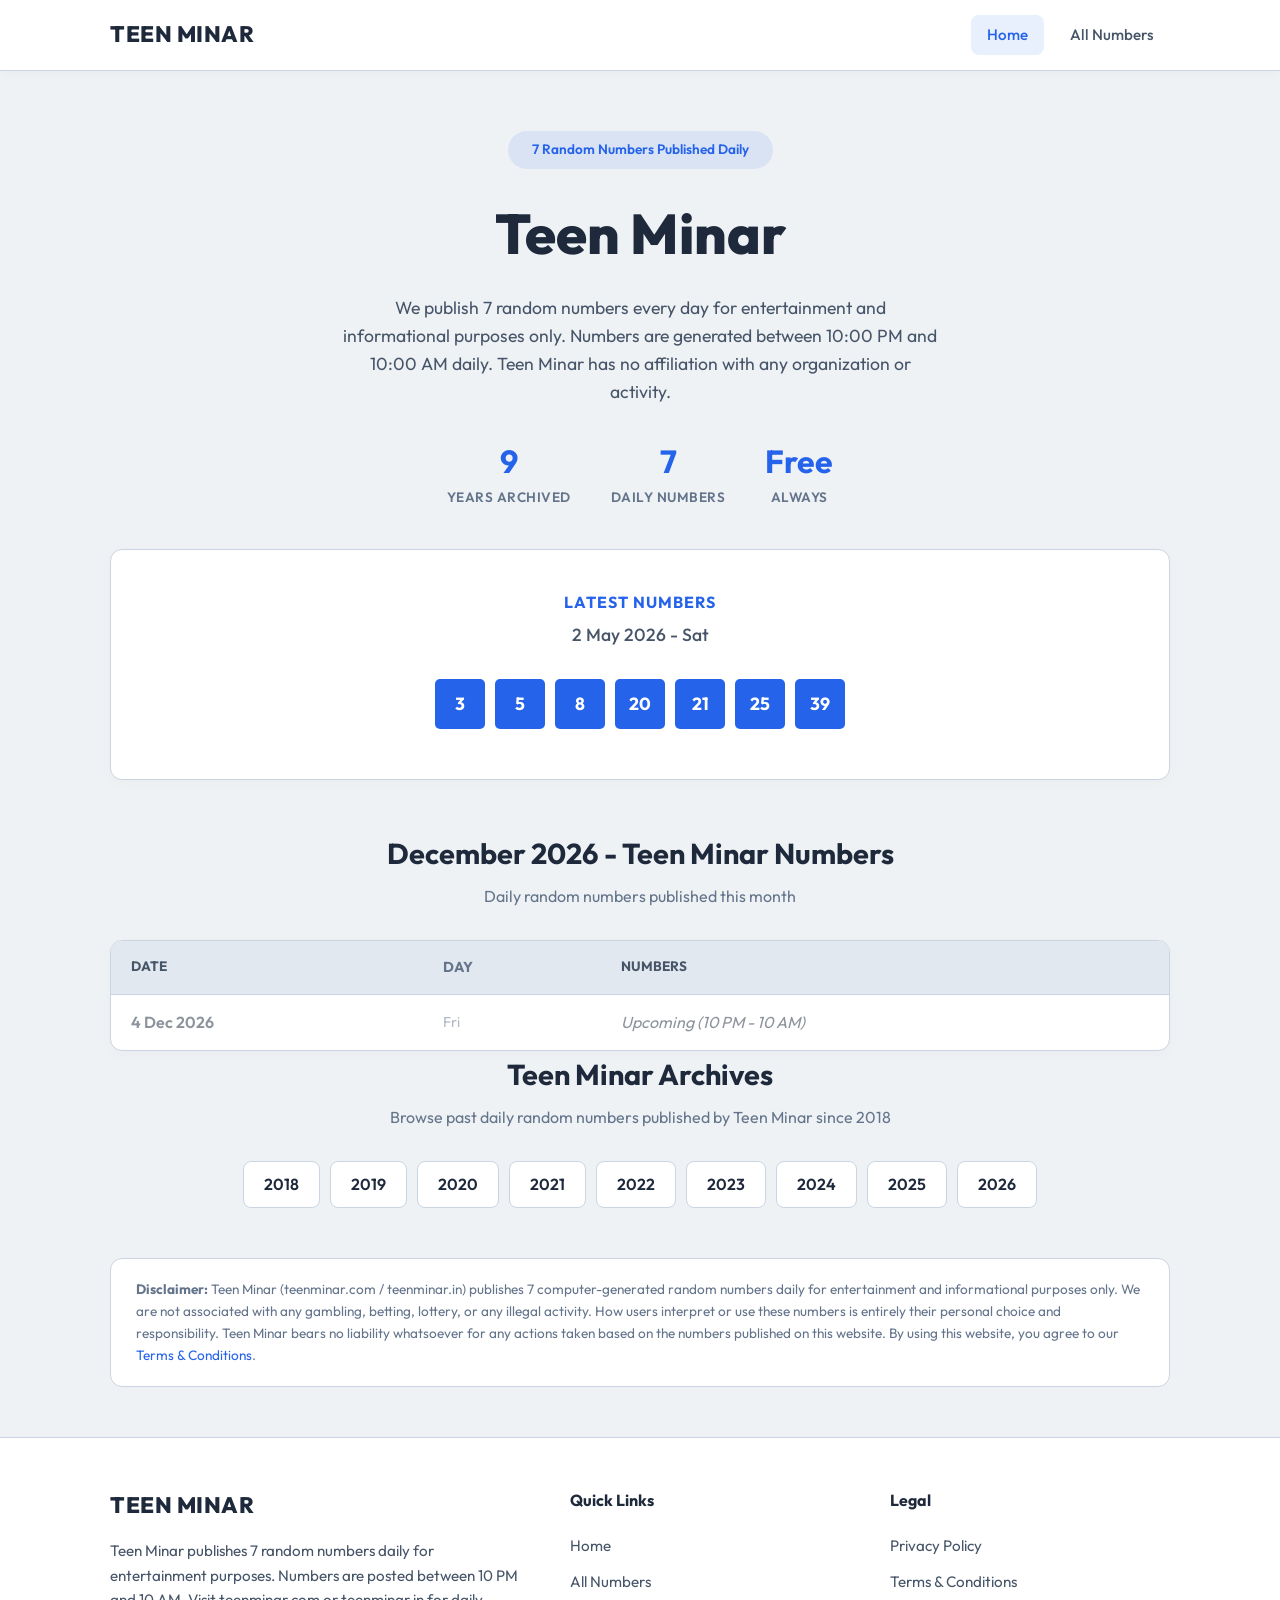
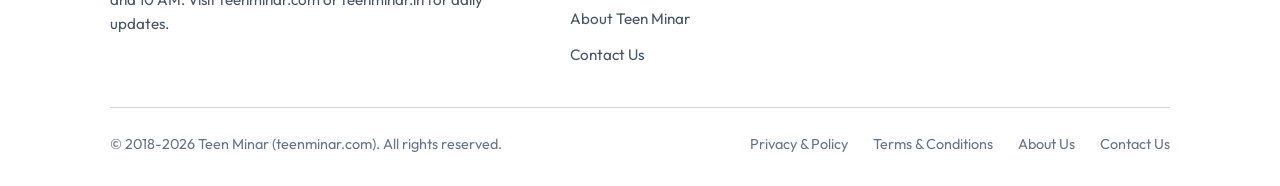
<file: index.html>
<!DOCTYPE html>
<html lang="en">

<head>
  <meta charset="UTF-8">
  <meta name="viewport" content="width=device-width, initial-scale=1.0">
  <title>Teen Minar - Daily 7 Random Numbers | teenminar.com</title>
  <meta name="description"
    content="Teen Minar (teenminar.com) publishes 7 random numbers every day for entertainment and informational purposes. Browse daily numbers, archives from 2018 to present. Official Teen Minar website.">
  <meta name="keywords"
    content="Teen Minar, teenminar, teenminar.com, teenminar.in, daily random numbers, 7 random numbers, teen minar numbers, teen minar daily, teenminar official">
  <meta name="robots" content="index, follow">
  <link rel="canonical" href="https://teenminar.com/">
  <link rel="stylesheet" href="css/style.css">
</head>

<body data-page="home">

  <!-- Nav Overlay -->
  <div class="nav-overlay"></div>

  <!-- Header -->
  <header class="header">
    <nav class="navbar">
      <a href="index.html" class="logo">
        <span class="logo-text">TEEN MINAR</span>
      </a>
      <div class="nav-links">
        <a href="index.html" class="active">Home</a>
        <a href="results.html">All Numbers</a>
      </div>
      <div class="hamburger">
        <span></span>
        <span></span>
        <span></span>
      </div>
    </nav>
  </header>

  <!-- Hero Section -->
  <section class="hero">
    <div class="container">
      <div class="hero-badge">
        <span class="dot"></span>
        7 Random Numbers Published Daily
      </div>
      <h1>Teen Minar</h1>
      <p>We publish 7 random numbers every day for entertainment and informational purposes only. Numbers are generated between 10:00 PM and 10:00 AM daily. Teen Minar has no affiliation with any organization or activity.</p>
      <div class="hero-stats" id="hero-stats">
        <div class="stat-item">
          <div class="stat-number">---</div>
          <div class="stat-label">Loading...</div>
        </div>
      </div>
    </div>
  </section>

  <!-- Latest Numbers (replaces Today's Result) -->
  <section class="today-result">
    <div class="container">
      <div id="today-result-container">
        <div class="loading">
          <div class="spinner"></div>
          <p>Loading latest numbers...</p>
        </div>
      </div>
    </div>
  </section>

  <!-- Current Month Numbers -->
  <section class="month-results">
    <div class="container">
      <div id="month-results-container">
        <div class="loading">
          <div class="spinner"></div>
          <p>Loading numbers...</p>
        </div>
      </div>
    </div>
  </section>

  <!-- Quick Year Links -->
  <section class="container" style="margin-bottom: 50px;">
    <div class="section-header">
      <h2>Teen Minar Archives</h2>
      <p>Browse past daily random numbers published by Teen Minar since 2018</p>
    </div>
    <div class="quick-years" id="quick-years">
      <!-- Dynamically populated -->
    </div>
  </section>

  <!-- Disclaimer -->
  <section class="container" style="margin-bottom: 30px;">
    <div class="content-card" style="padding: 20px 25px; font-size: 0.85rem; color: var(--text-muted);">
      <strong>Disclaimer:</strong> Teen Minar (teenminar.com / teenminar.in) publishes 7 computer-generated random numbers daily for entertainment and informational purposes only. We are not associated with any gambling, betting, lottery, or any illegal activity. How users interpret or use these numbers is entirely their personal choice and responsibility. Teen Minar bears no liability whatsoever for any actions taken based on the numbers published on this website. By using this website, you agree to our <a href="terms.html" style="color: var(--accent);">Terms &amp; Conditions</a>.
    </div>
  </section>

  <!-- Footer -->
  <footer class="footer">
    <div class="container">
      <div class="footer-content">
        <div class="footer-brand">
          <div class="logo-text">TEEN MINAR</div>
          <p>Teen Minar publishes 7 random numbers daily for entertainment purposes. Numbers are posted between 10 PM and 10 AM. Visit teenminar.com or teenminar.in for daily updates.</p>
        </div>
        <div class="footer-section">
          <h3>Quick Links</h3>
          <div class="footer-links">
            <a href="index.html">Home</a>
            <a href="results.html">All Numbers</a>
            <a href="about.html">About Teen Minar</a>
            <a href="contact.html">Contact Us</a>
          </div>
        </div>
        <div class="footer-section">
          <h3>Legal</h3>
          <div class="footer-links">
            <a href="privacy.html">Privacy Policy</a>
            <a href="terms.html">Terms &amp; Conditions</a>
          </div>
        </div>
      </div>
      <div class="footer-bottom">
        <p>&copy; 2018-<span id="current-year"></span> Teen Minar (teenminar.com). All rights reserved.</p>
        <div class="footer-bottom-links">
          <a href="privacy.html">Privacy &amp; Policy</a>
          <a href="terms.html">Terms &amp; Conditions</a>
          <a href="about.html">About Us</a>
          <a href="contact.html">Contact Us</a>
        </div>
      </div>
    </div>
  </footer>

  <script src="js/app.js"></script>
</body>

</html>
</file>
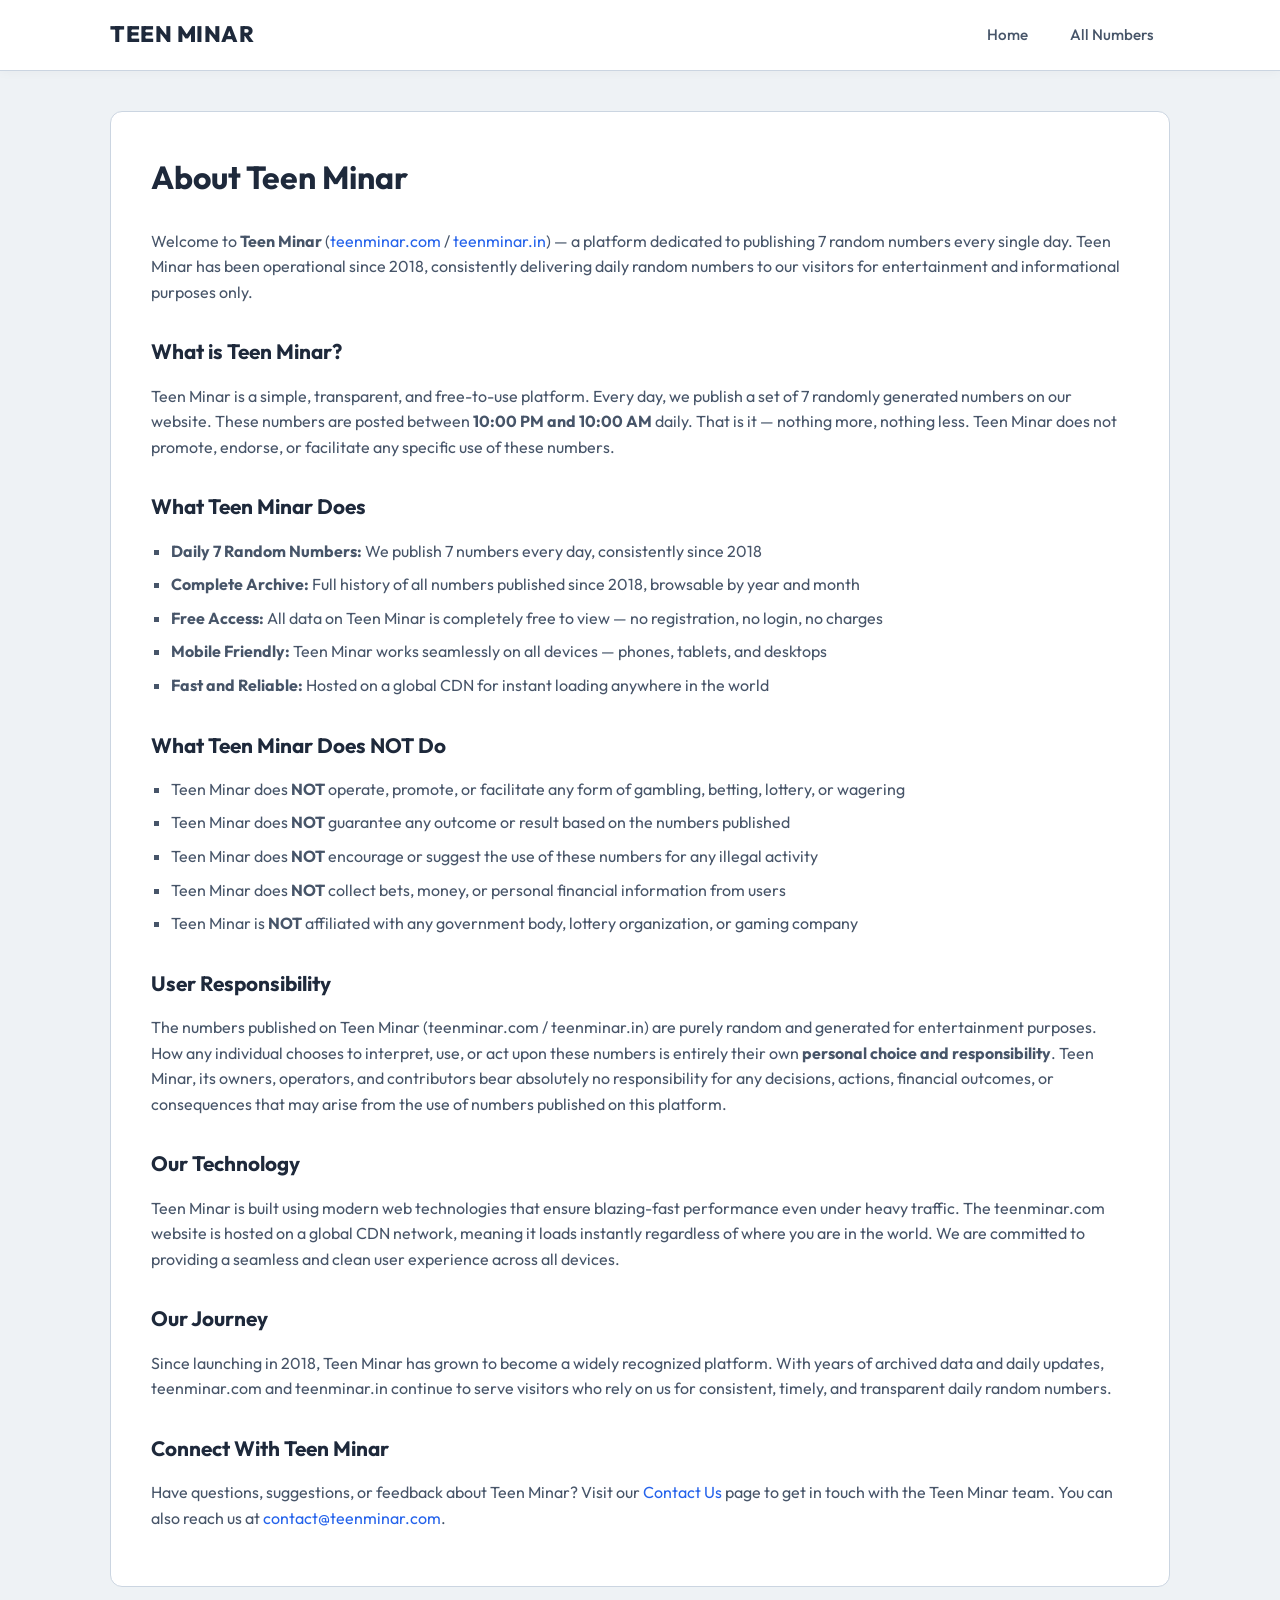
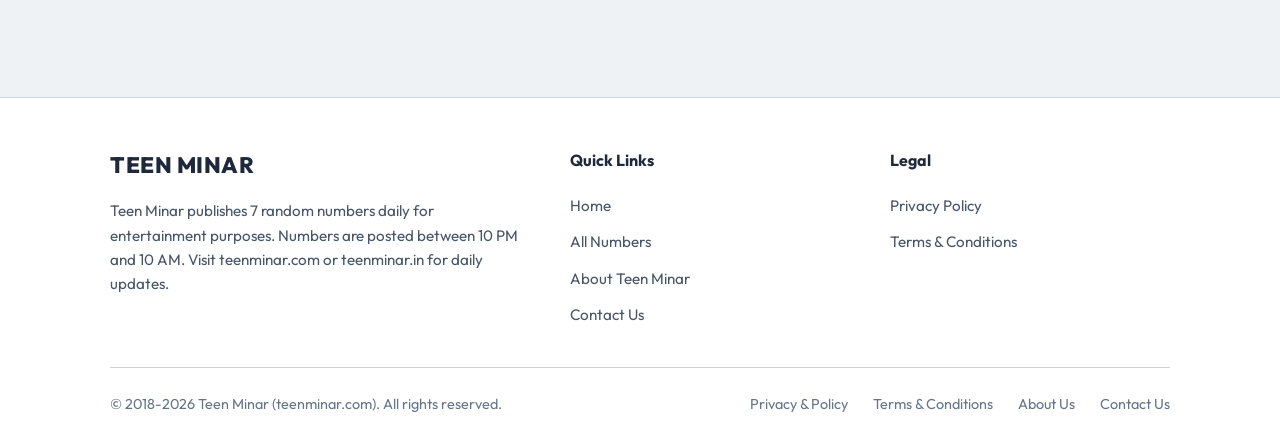
<file: about.html>
<!DOCTYPE html>
<html lang="en">

<head>
  <meta charset="UTF-8">
  <meta name="viewport" content="width=device-width, initial-scale=1.0">
  <title>About Teen Minar - Daily Random Number Platform | teenminar.com</title>
  <meta name="description"
    content="Learn about Teen Minar (teenminar.com / teenminar.in) - a platform that publishes 7 random numbers daily since 2018. We are not associated with any gambling or illegal activity.">
  <meta name="keywords"
    content="About Teen Minar, teenminar about, teenminar.com about us, teenminar.in about, teen minar official, what is teen minar">
  <meta name="robots" content="index, follow">
  <link rel="canonical" href="https://teenminar.com/about.html">
  <link rel="stylesheet" href="css/style.css">
</head>

<body data-page="about">

  <div class="nav-overlay"></div>

  <header class="header">
    <nav class="navbar">
      <a href="index.html" class="logo">
        <span class="logo-text">TEEN MINAR</span>
      </a>
      <div class="nav-links">
        <a href="index.html">Home</a>
        <a href="results.html">All Numbers</a>
      </div>
      <div class="hamburger">
        <span></span>
        <span></span>
        <span></span>
      </div>
    </nav>
  </header>

  <section class="page-content">
    <div class="container">
      <div class="content-card fade-in">
        <h1>About Teen Minar</h1>

        <p>Welcome to <strong>Teen Minar</strong> (<a href="https://teenminar.com"
            style="color: var(--accent);">teenminar.com</a> / <a href="https://teenminar.in"
            style="color: var(--accent);">teenminar.in</a>) — a platform dedicated to publishing 7 random numbers every single day. Teen Minar has been operational since 2018, consistently delivering daily random numbers to our visitors for entertainment and informational purposes only.</p>

        <h2>What is Teen Minar?</h2>
        <p>Teen Minar is a simple, transparent, and free-to-use platform. Every day, we publish a set of 7 randomly generated numbers on our website. These numbers are posted between <strong>10:00 PM and 10:00 AM</strong> daily. That is it — nothing more, nothing less. Teen Minar does not promote, endorse, or facilitate any specific use of these numbers.</p>

        <h2>What Teen Minar Does</h2>
        <ul>
          <li><strong>Daily 7 Random Numbers:</strong> We publish 7 numbers every day, consistently since 2018</li>
          <li><strong>Complete Archive:</strong> Full history of all numbers published since 2018, browsable by year and month</li>
          <li><strong>Free Access:</strong> All data on Teen Minar is completely free to view — no registration, no login, no charges</li>
          <li><strong>Mobile Friendly:</strong> Teen Minar works seamlessly on all devices — phones, tablets, and desktops</li>
          <li><strong>Fast and Reliable:</strong> Hosted on a global CDN for instant loading anywhere in the world</li>
        </ul>

        <h2>What Teen Minar Does NOT Do</h2>
        <ul>
          <li>Teen Minar does <strong>NOT</strong> operate, promote, or facilitate any form of gambling, betting, lottery, or wagering</li>
          <li>Teen Minar does <strong>NOT</strong> guarantee any outcome or result based on the numbers published</li>
          <li>Teen Minar does <strong>NOT</strong> encourage or suggest the use of these numbers for any illegal activity</li>
          <li>Teen Minar does <strong>NOT</strong> collect bets, money, or personal financial information from users</li>
          <li>Teen Minar is <strong>NOT</strong> affiliated with any government body, lottery organization, or gaming company</li>
        </ul>

        <h2>User Responsibility</h2>
        <p>The numbers published on Teen Minar (teenminar.com / teenminar.in) are purely random and generated for entertainment purposes. How any individual chooses to interpret, use, or act upon these numbers is entirely their own <strong>personal choice and responsibility</strong>. Teen Minar, its owners, operators, and contributors bear absolutely no responsibility for any decisions, actions, financial outcomes, or consequences that may arise from the use of numbers published on this platform.</p>

        <h2>Our Technology</h2>
        <p>Teen Minar is built using modern web technologies that ensure blazing-fast performance even under heavy traffic. The teenminar.com website is hosted on a global CDN network, meaning it loads instantly regardless of where you are in the world. We are committed to providing a seamless and clean user experience across all devices.</p>

        <h2>Our Journey</h2>
        <p>Since launching in 2018, Teen Minar has grown to become a widely recognized platform. With years of archived data and daily updates, teenminar.com and teenminar.in continue to serve visitors who rely on us for consistent, timely, and transparent daily random numbers.</p>

        <h2>Connect With Teen Minar</h2>
        <p>Have questions, suggestions, or feedback about Teen Minar? Visit our <a href="contact.html"
            style="color: var(--accent);">Contact Us</a> page to get in touch with the Teen Minar team. You can also reach us at <a href="mailto:contact@teenminar.com" style="color: var(--accent);">contact@teenminar.com</a>.</p>
      </div>
    </div>
  </section>

  <footer class="footer">
    <div class="container">
      <div class="footer-content">
        <div class="footer-brand">
          <div class="logo-text">TEEN MINAR</div>
          <p>Teen Minar publishes 7 random numbers daily for entertainment purposes. Numbers are posted between 10 PM and 10 AM. Visit teenminar.com or teenminar.in for daily updates.</p>
        </div>
        <div class="footer-section">
          <h3>Quick Links</h3>
          <div class="footer-links">
            <a href="index.html">Home</a>
            <a href="results.html">All Numbers</a>
            <a href="about.html">About Teen Minar</a>
            <a href="contact.html">Contact Us</a>
          </div>
        </div>
        <div class="footer-section">
          <h3>Legal</h3>
          <div class="footer-links">
            <a href="privacy.html">Privacy Policy</a>
            <a href="terms.html">Terms &amp; Conditions</a>
          </div>
        </div>
      </div>
      <div class="footer-bottom">
        <p>&copy; 2018-<span id="current-year"></span> Teen Minar (teenminar.com). All rights reserved.</p>
        <div class="footer-bottom-links">
          <a href="privacy.html">Privacy &amp; Policy</a>
          <a href="terms.html">Terms &amp; Conditions</a>
          <a href="about.html">About Us</a>
          <a href="contact.html">Contact Us</a>
        </div>
      </div>
    </div>
  </footer>

  <script src="js/app.js"></script>
</body>

</html>
</file>
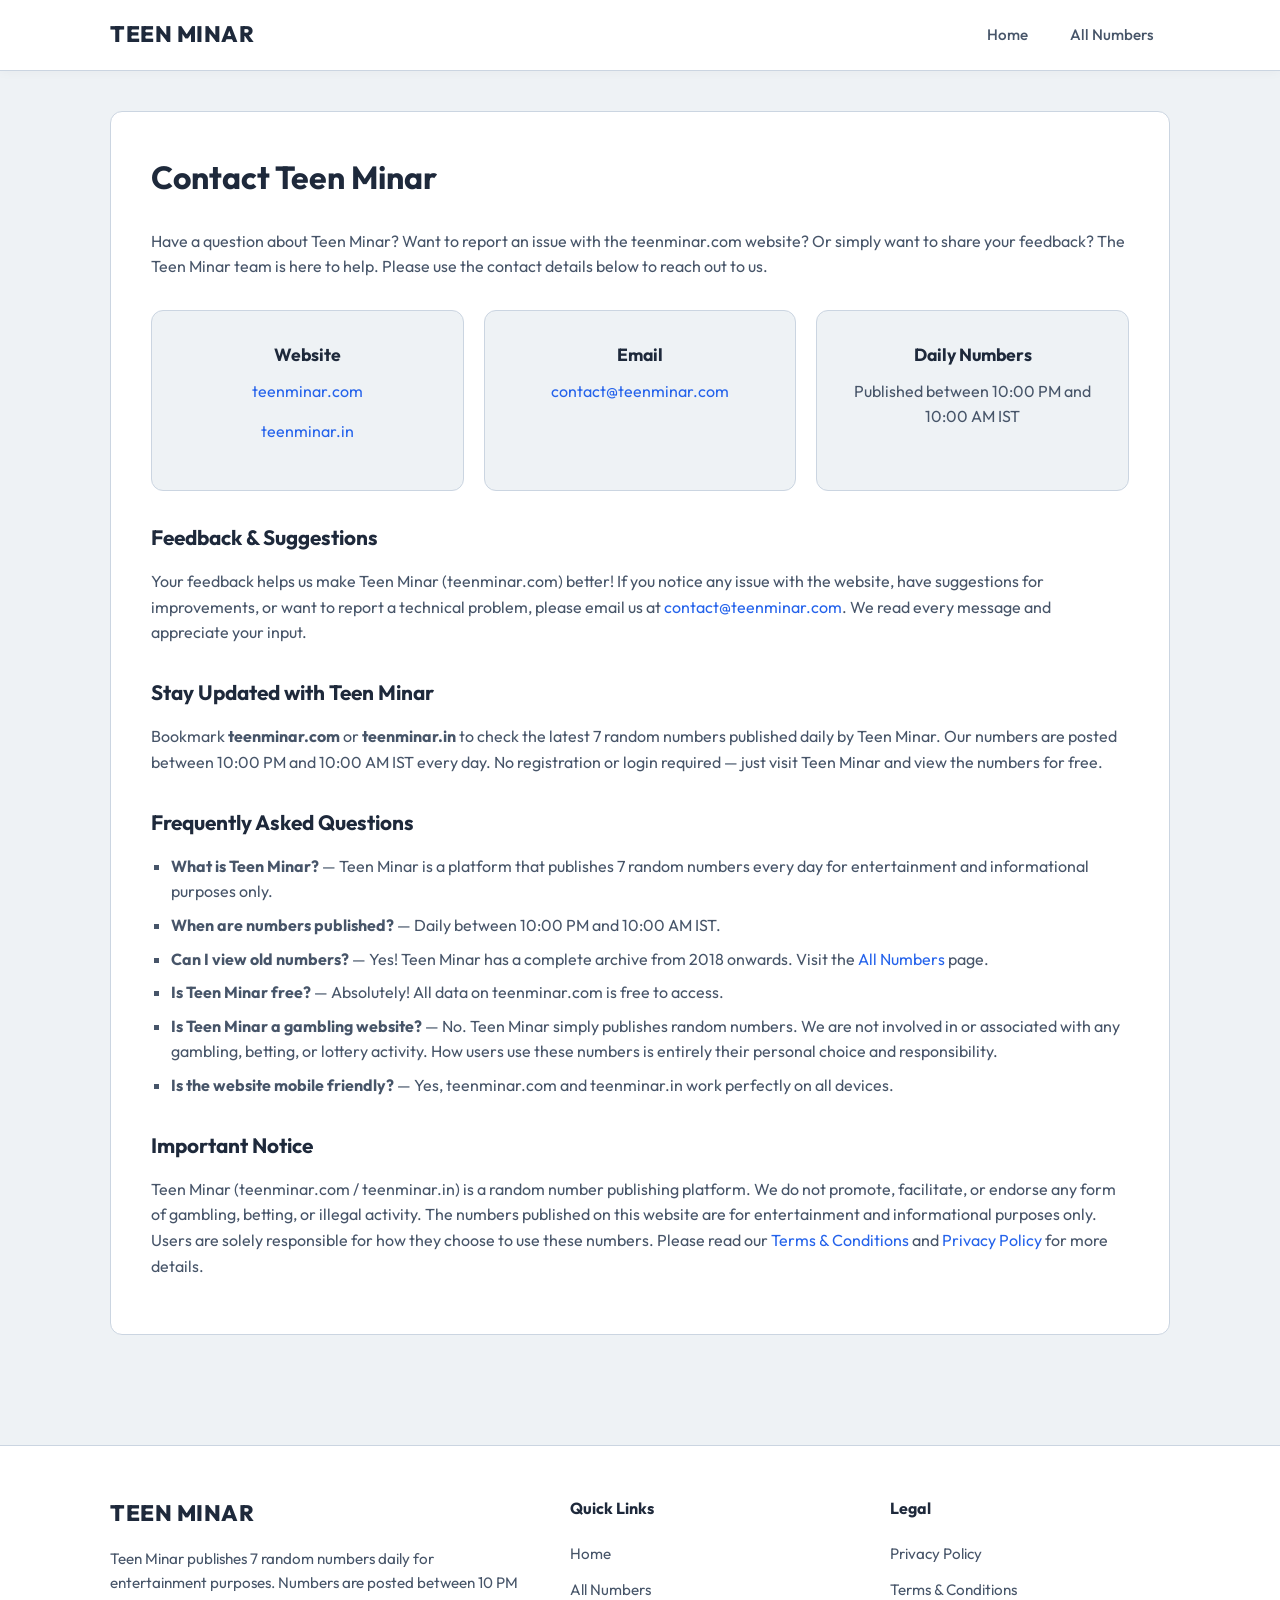
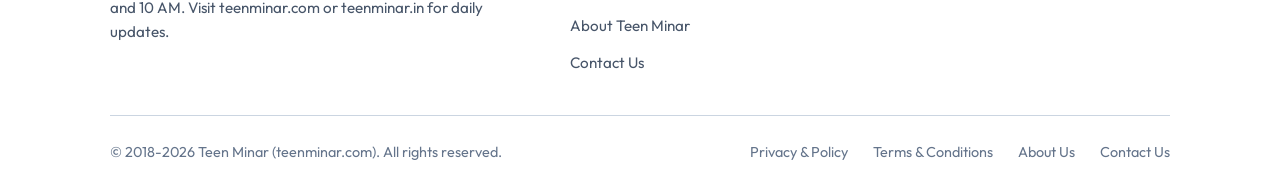
<file: contact.html>
<!DOCTYPE html>
<html lang="en">

<head>
  <meta charset="UTF-8">
  <meta name="viewport" content="width=device-width, initial-scale=1.0">
  <title>Contact Teen Minar | teenminar.com</title>
  <meta name="description"
    content="Contact the Teen Minar team for questions, suggestions or feedback. Reach us at teenminar.com or teenminar.in. Teen Minar publishes 7 random numbers daily.">
  <meta name="keywords"
    content="Contact Teen Minar, teenminar contact, teenminar.com contact, teenminar.in contact, teen minar email, teen minar support">
  <meta name="robots" content="index, follow">
  <link rel="canonical" href="https://teenminar.com/contact.html">
  <link rel="stylesheet" href="css/style.css">
</head>

<body data-page="contact">

  <div class="nav-overlay"></div>

  <header class="header">
    <nav class="navbar">
      <a href="index.html" class="logo">
        <span class="logo-text">TEEN MINAR</span>
      </a>
      <div class="nav-links">
        <a href="index.html">Home</a>
        <a href="results.html">All Numbers</a>
      </div>
      <div class="hamburger">
        <span></span>
        <span></span>
        <span></span>
      </div>
    </nav>
  </header>

  <section class="page-content">
    <div class="container">
      <div class="content-card fade-in">
        <h1>Contact Teen Minar</h1>

        <p>Have a question about Teen Minar? Want to report an issue with the teenminar.com website? Or simply want to share your feedback? The Teen Minar team is here to help. Please use the contact details below to reach out to us.</p>

        <div class="contact-info">
          <div class="contact-item">
            <h3>Website</h3>
            <p><a href="https://teenminar.com" style="color: var(--accent);">teenminar.com</a></p>
            <p><a href="https://teenminar.in" style="color: var(--accent);">teenminar.in</a></p>
          </div>
          <div class="contact-item">
            <h3>Email</h3>
            <p><a href="mailto:contact@teenminar.com" style="color: var(--accent);">contact@teenminar.com</a></p>
          </div>
          <div class="contact-item">
            <h3>Daily Numbers</h3>
            <p>Published between 10:00 PM and 10:00 AM IST</p>
          </div>
        </div>

        <h2>Feedback &amp; Suggestions</h2>
        <p>Your feedback helps us make Teen Minar (teenminar.com) better! If you notice any issue with the website, have suggestions for improvements, or want to report a technical problem, please email us at <a href="mailto:contact@teenminar.com" style="color: var(--accent);">contact@teenminar.com</a>. We read every message and appreciate your input.</p>

        <h2>Stay Updated with Teen Minar</h2>
        <p>Bookmark <strong>teenminar.com</strong> or <strong>teenminar.in</strong> to check the latest 7 random numbers published daily by Teen Minar. Our numbers are posted between 10:00 PM and 10:00 AM IST every day. No registration or login required — just visit Teen Minar and view the numbers for free.</p>

        <h2>Frequently Asked Questions</h2>
        <ul>
          <li><strong>What is Teen Minar?</strong> — Teen Minar is a platform that publishes 7 random numbers every day for entertainment and informational purposes only.</li>
          <li><strong>When are numbers published?</strong> — Daily between 10:00 PM and 10:00 AM IST.</li>
          <li><strong>Can I view old numbers?</strong> — Yes! Teen Minar has a complete archive from 2018 onwards. Visit the <a href="results.html" style="color: var(--accent);">All Numbers</a> page.</li>
          <li><strong>Is Teen Minar free?</strong> — Absolutely! All data on teenminar.com is free to access.</li>
          <li><strong>Is Teen Minar a gambling website?</strong> — No. Teen Minar simply publishes random numbers. We are not involved in or associated with any gambling, betting, or lottery activity. How users use these numbers is entirely their personal choice and responsibility.</li>
          <li><strong>Is the website mobile friendly?</strong> — Yes, teenminar.com and teenminar.in work perfectly on all devices.</li>
        </ul>

        <h2>Important Notice</h2>
        <p>Teen Minar (teenminar.com / teenminar.in) is a random number publishing platform. We do not promote, facilitate, or endorse any form of gambling, betting, or illegal activity. The numbers published on this website are for entertainment and informational purposes only. Users are solely responsible for how they choose to use these numbers. Please read our <a href="terms.html" style="color: var(--accent);">Terms &amp; Conditions</a> and <a href="privacy.html" style="color: var(--accent);">Privacy Policy</a> for more details.</p>
      </div>
    </div>
  </section>

  <footer class="footer">
    <div class="container">
      <div class="footer-content">
        <div class="footer-brand">
          <div class="logo-text">TEEN MINAR</div>
          <p>Teen Minar publishes 7 random numbers daily for entertainment purposes. Numbers are posted between 10 PM and 10 AM. Visit teenminar.com or teenminar.in for daily updates.</p>
        </div>
        <div class="footer-section">
          <h3>Quick Links</h3>
          <div class="footer-links">
            <a href="index.html">Home</a>
            <a href="results.html">All Numbers</a>
            <a href="about.html">About Teen Minar</a>
            <a href="contact.html">Contact Us</a>
          </div>
        </div>
        <div class="footer-section">
          <h3>Legal</h3>
          <div class="footer-links">
            <a href="privacy.html">Privacy Policy</a>
            <a href="terms.html">Terms &amp; Conditions</a>
          </div>
        </div>
      </div>
      <div class="footer-bottom">
        <p>&copy; 2018-<span id="current-year"></span> Teen Minar (teenminar.com). All rights reserved.</p>
        <div class="footer-bottom-links">
          <a href="privacy.html">Privacy &amp; Policy</a>
          <a href="terms.html">Terms &amp; Conditions</a>
          <a href="about.html">About Us</a>
          <a href="contact.html">Contact Us</a>
        </div>
      </div>
    </div>
  </footer>

  <script src="js/app.js"></script>
</body>

</html>
</file>
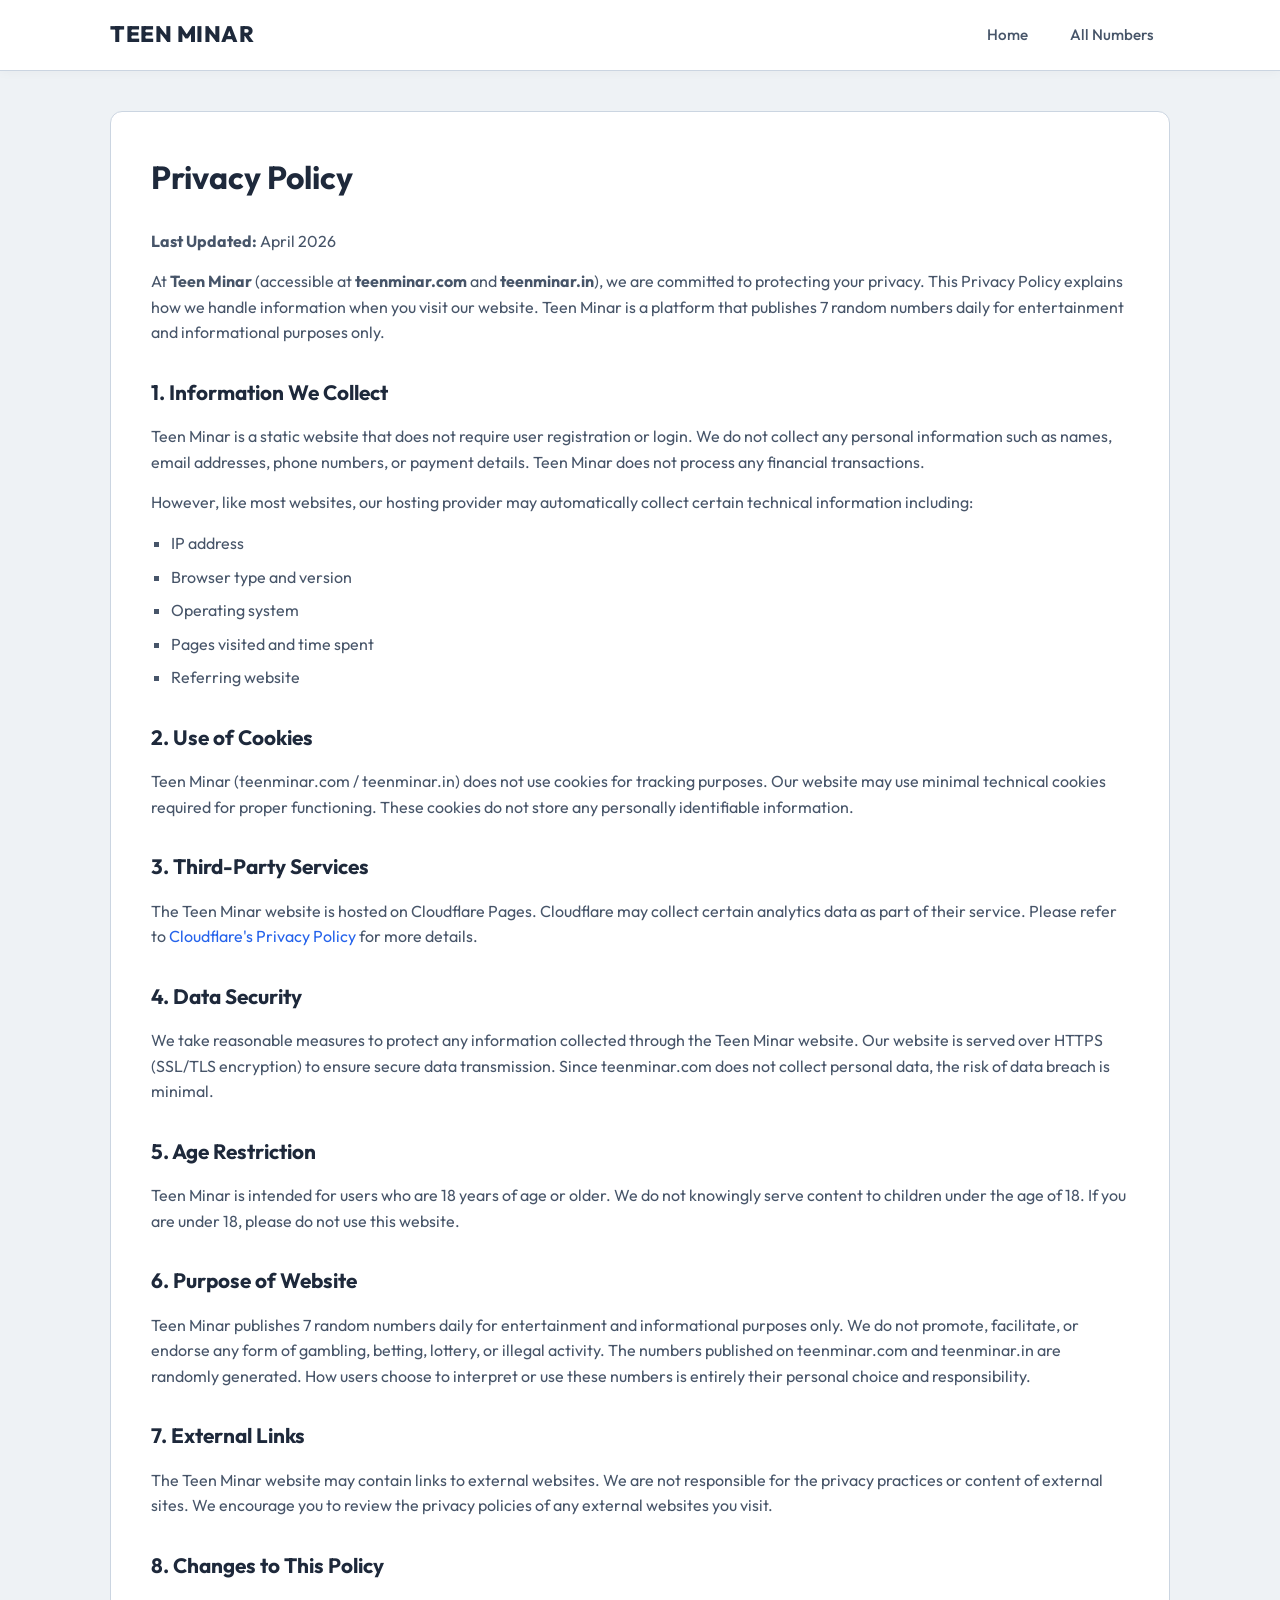
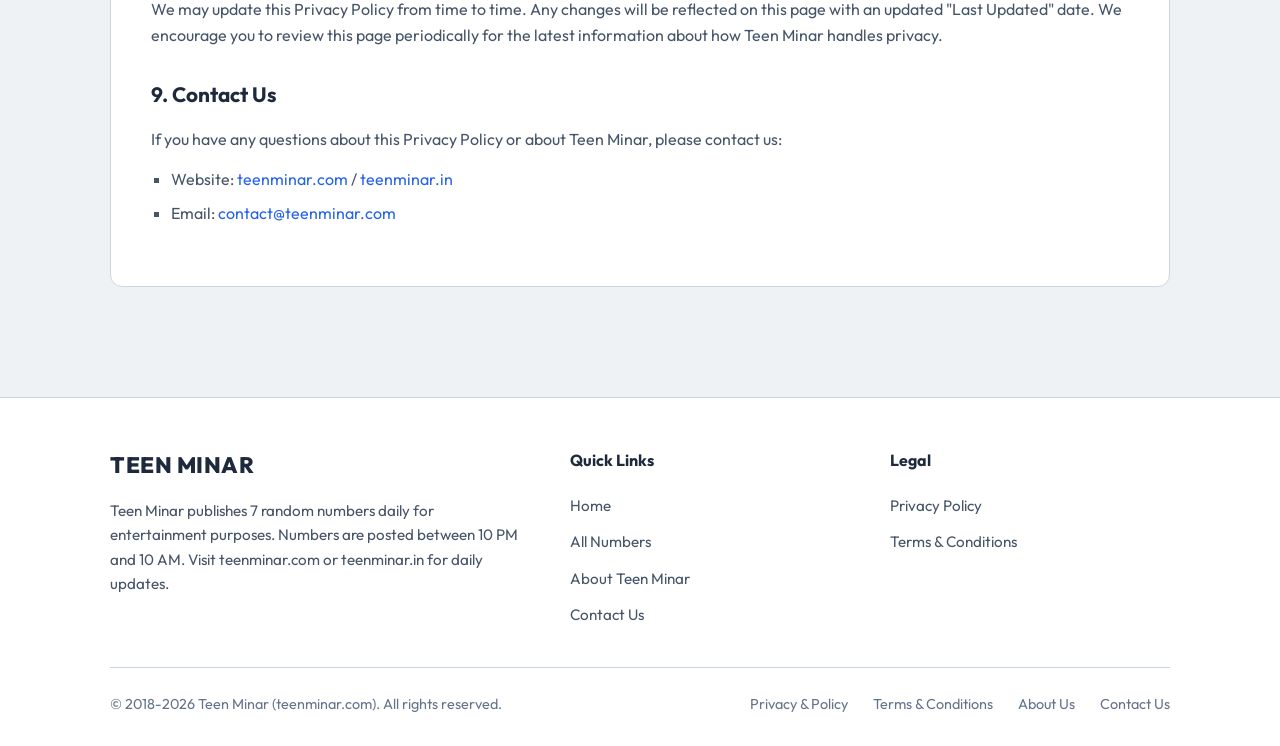
<file: privacy.html>
<!DOCTYPE html>
<html lang="en">

<head>
  <meta charset="UTF-8">
  <meta name="viewport" content="width=device-width, initial-scale=1.0">
  <title>Privacy Policy - Teen Minar | teenminar.com</title>
  <meta name="description"
    content="Privacy Policy for Teen Minar (teenminar.com / teenminar.in). Learn how we handle your data and protect your privacy. Teen Minar publishes 7 random numbers daily.">
  <meta name="keywords"
    content="Teen Minar privacy policy, teenminar privacy, teenminar.com privacy, teen minar data policy">
  <meta name="robots" content="index, follow">
  <link rel="canonical" href="https://teenminar.com/privacy.html">
  <link rel="stylesheet" href="css/style.css">
</head>

<body data-page="privacy">

  <div class="nav-overlay"></div>

  <header class="header">
    <nav class="navbar">
      <a href="index.html" class="logo">
        <span class="logo-text">TEEN MINAR</span>
      </a>
      <div class="nav-links">
        <a href="index.html">Home</a>
        <a href="results.html">All Numbers</a>
      </div>
      <div class="hamburger">
        <span></span>
        <span></span>
        <span></span>
      </div>
    </nav>
  </header>

  <section class="page-content">
    <div class="container">
      <div class="content-card fade-in">
        <h1>Privacy Policy</h1>

        <p><strong>Last Updated:</strong> April 2026</p>

        <p>At <strong>Teen Minar</strong> (accessible at <strong>teenminar.com</strong> and
          <strong>teenminar.in</strong>), we are committed to protecting your privacy. This Privacy Policy explains how
          we handle information when you visit our website. Teen Minar is a platform that publishes 7 random numbers daily for entertainment and informational purposes only.</p>

        <h2>1. Information We Collect</h2>
        <p>Teen Minar is a static website that does not require user registration or login. We do not collect any
          personal information such as names, email addresses, phone numbers, or payment details. Teen Minar does not process any financial transactions.</p>
        <p>However, like most websites, our hosting provider may automatically collect certain technical information
          including:</p>
        <ul>
          <li>IP address</li>
          <li>Browser type and version</li>
          <li>Operating system</li>
          <li>Pages visited and time spent</li>
          <li>Referring website</li>
        </ul>

        <h2>2. Use of Cookies</h2>
        <p>Teen Minar (teenminar.com / teenminar.in) does not use cookies for tracking purposes. Our website may use minimal technical cookies required
          for proper functioning. These cookies do not store any personally identifiable information.</p>

        <h2>3. Third-Party Services</h2>
        <p>The Teen Minar website is hosted on Cloudflare Pages. Cloudflare may collect certain analytics data as part of their
          service. Please refer to <a href="https://www.cloudflare.com/privacypolicy/" style="color: var(--accent);"
            target="_blank" rel="noopener">Cloudflare's Privacy Policy</a> for more details.</p>

        <h2>4. Data Security</h2>
        <p>We take reasonable measures to protect any information collected through the Teen Minar website. Our website is served
          over HTTPS (SSL/TLS encryption) to ensure secure data transmission. Since teenminar.com does not collect personal data, the
          risk of data breach is minimal.</p>

        <h2>5. Age Restriction</h2>
        <p>Teen Minar is intended for users who are 18 years of age or older. We do not knowingly serve content to
          children under the age of 18. If you are under 18, please do not use this website.</p>

        <h2>6. Purpose of Website</h2>
        <p>Teen Minar publishes 7 random numbers daily for entertainment and informational purposes only. We do not promote, facilitate, or endorse any form of gambling, betting, lottery, or illegal activity. The numbers published on teenminar.com and teenminar.in are randomly generated. How users choose to interpret or use these numbers is entirely their personal choice and responsibility.</p>

        <h2>7. External Links</h2>
        <p>The Teen Minar website may contain links to external websites. We are not responsible for the privacy practices or
          content of external sites. We encourage you to review the privacy policies of any external websites you visit.</p>

        <h2>8. Changes to This Policy</h2>
        <p>We may update this Privacy Policy from time to time. Any changes will be reflected on this page with an
          updated "Last Updated" date. We encourage you to review this page periodically for the latest information about how Teen Minar handles privacy.</p>

        <h2>9. Contact Us</h2>
        <p>If you have any questions about this Privacy Policy or about Teen Minar, please contact us:</p>
        <ul>
          <li>Website: <a href="https://teenminar.com" style="color: var(--accent);">teenminar.com</a> / <a
              href="https://teenminar.in" style="color: var(--accent);">teenminar.in</a></li>
          <li>Email: <a href="mailto:contact@teenminar.com" style="color: var(--accent);">contact@teenminar.com</a></li>
        </ul>
      </div>
    </div>
  </section>

  <footer class="footer">
    <div class="container">
      <div class="footer-content">
        <div class="footer-brand">
          <div class="logo-text">TEEN MINAR</div>
          <p>Teen Minar publishes 7 random numbers daily for entertainment purposes. Numbers are posted between 10 PM and 10 AM. Visit teenminar.com or teenminar.in for daily updates.</p>
        </div>
        <div class="footer-section">
          <h3>Quick Links</h3>
          <div class="footer-links">
            <a href="index.html">Home</a>
            <a href="results.html">All Numbers</a>
            <a href="about.html">About Teen Minar</a>
            <a href="contact.html">Contact Us</a>
          </div>
        </div>
        <div class="footer-section">
          <h3>Legal</h3>
          <div class="footer-links">
            <a href="privacy.html">Privacy Policy</a>
            <a href="terms.html">Terms &amp; Conditions</a>
          </div>
        </div>
      </div>
      <div class="footer-bottom">
        <p>&copy; 2018-<span id="current-year"></span> Teen Minar (teenminar.com). All rights reserved.</p>
        <div class="footer-bottom-links">
          <a href="privacy.html">Privacy &amp; Policy</a>
          <a href="terms.html">Terms &amp; Conditions</a>
          <a href="about.html">About Us</a>
          <a href="contact.html">Contact Us</a>
        </div>
      </div>
    </div>
  </footer>

  <script src="js/app.js"></script>
</body>

</html>
</file>
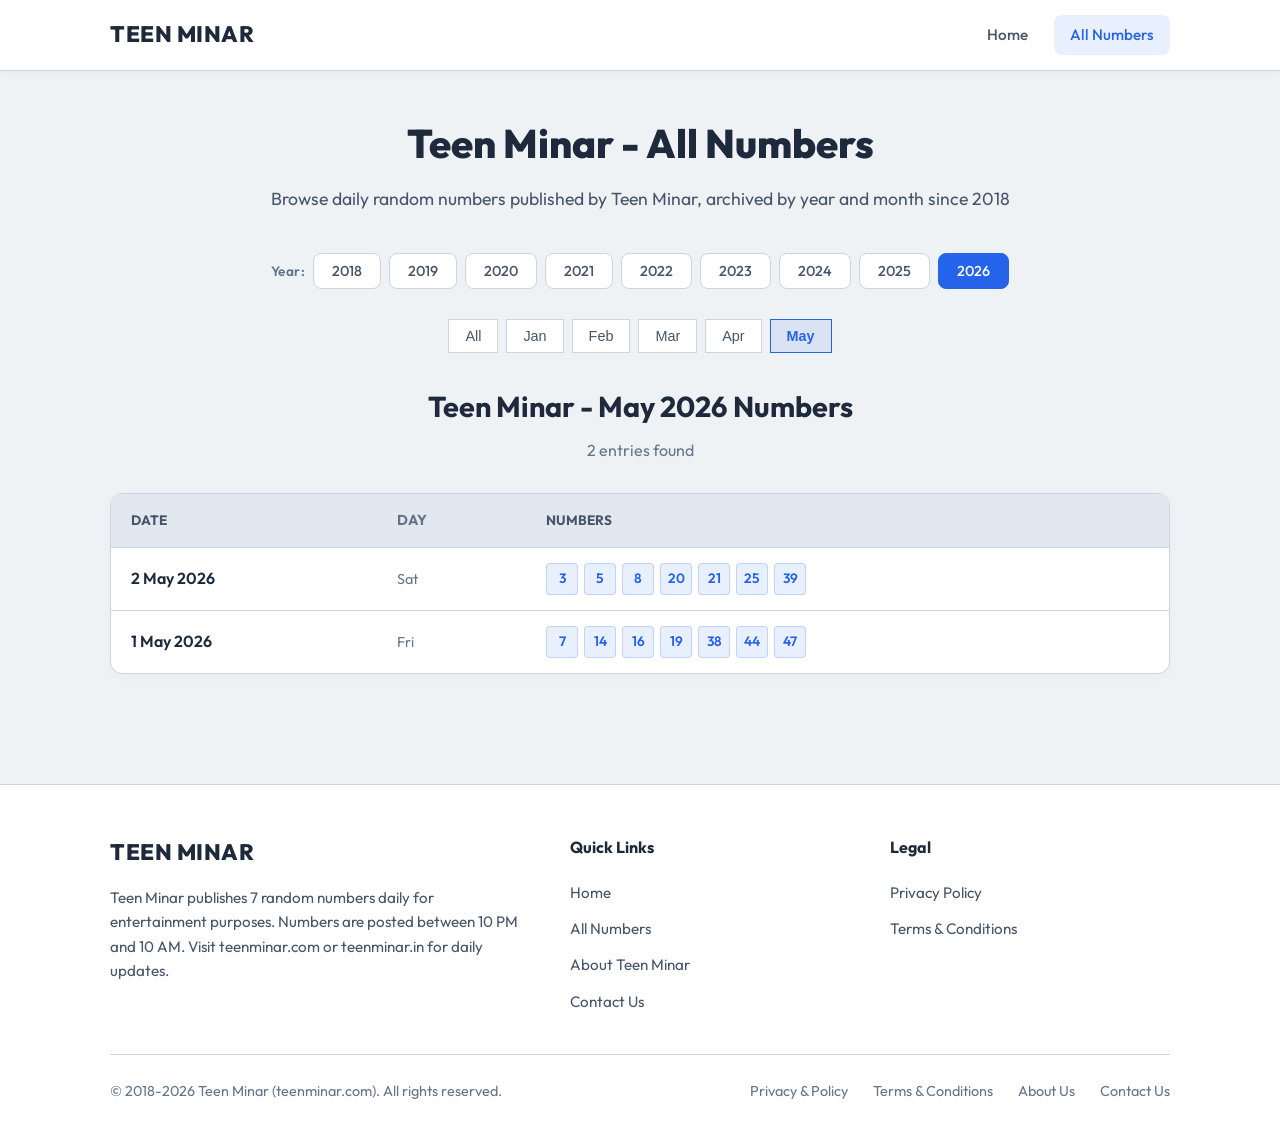
<file: results.html>
<!DOCTYPE html>
<html lang="en">

<head>
  <meta charset="UTF-8">
  <meta name="viewport" content="width=device-width, initial-scale=1.0">
  <title>All Numbers - Teen Minar | teenminar.com</title>
  <meta name="description"
    content="Browse all Teen Minar daily random numbers by year and month. Complete archive from 2018 to present. teenminar.com - the official Teen Minar website.">
  <meta name="keywords"
    content="Teen Minar numbers, teenminar, teenminar daily numbers, teenminar archive, teenminar.com numbers, teen minar history, teen minar old numbers">
  <meta name="robots" content="index, follow">
  <link rel="canonical" href="https://teenminar.com/results.html">
  <link rel="stylesheet" href="css/style.css">
</head>

<body data-page="results">

  <div class="nav-overlay"></div>

  <header class="header">
    <nav class="navbar">
      <a href="index.html" class="logo">
        <span class="logo-text">TEEN MINAR</span>
      </a>
      <div class="nav-links">
        <a href="index.html">Home</a>
        <a href="results.html" class="active">All Numbers</a>
      </div>
      <div class="hamburger">
        <span></span>
        <span></span>
        <span></span>
      </div>
    </nav>
  </header>

  <section class="page-hero">
    <div class="container">
      <h1>Teen Minar - All Numbers</h1>
      <p>Browse daily random numbers published by Teen Minar, archived by year and month since 2018</p>
    </div>
  </section>

  <section class="container" style="padding-bottom: 60px;">
    <div id="results-content">
      <!-- Year Selector -->
      <div class="selectors" id="year-selector"></div>

      <!-- Month Selector -->
      <div id="month-selector"></div>

      <!-- Results Table -->
      <div id="results-table-container">
        <div class="loading">
          <div class="spinner"></div>
          <p>Loading numbers...</p>
        </div>
      </div>
    </div>
  </section>

  <footer class="footer">
    <div class="container">
      <div class="footer-content">
        <div class="footer-brand">
          <div class="logo-text">TEEN MINAR</div>
          <p>Teen Minar publishes 7 random numbers daily for entertainment purposes. Numbers are posted between 10 PM and 10 AM. Visit teenminar.com or teenminar.in for daily updates.</p>
        </div>
        <div class="footer-section">
          <h3>Quick Links</h3>
          <div class="footer-links">
            <a href="index.html">Home</a>
            <a href="results.html">All Numbers</a>
            <a href="about.html">About Teen Minar</a>
            <a href="contact.html">Contact Us</a>
          </div>
        </div>
        <div class="footer-section">
          <h3>Legal</h3>
          <div class="footer-links">
            <a href="privacy.html">Privacy Policy</a>
            <a href="terms.html">Terms &amp; Conditions</a>
          </div>
        </div>
      </div>
      <div class="footer-bottom">
        <p>&copy; 2018-<span id="current-year"></span> Teen Minar (teenminar.com). All rights reserved.</p>
        <div class="footer-bottom-links">
          <a href="privacy.html">Privacy &amp; Policy</a>
          <a href="terms.html">Terms &amp; Conditions</a>
          <a href="about.html">About Us</a>
          <a href="contact.html">Contact Us</a>
        </div>
      </div>
    </div>
  </footer>

  <script src="js/app.js"></script>
</body>

</html>
</file>
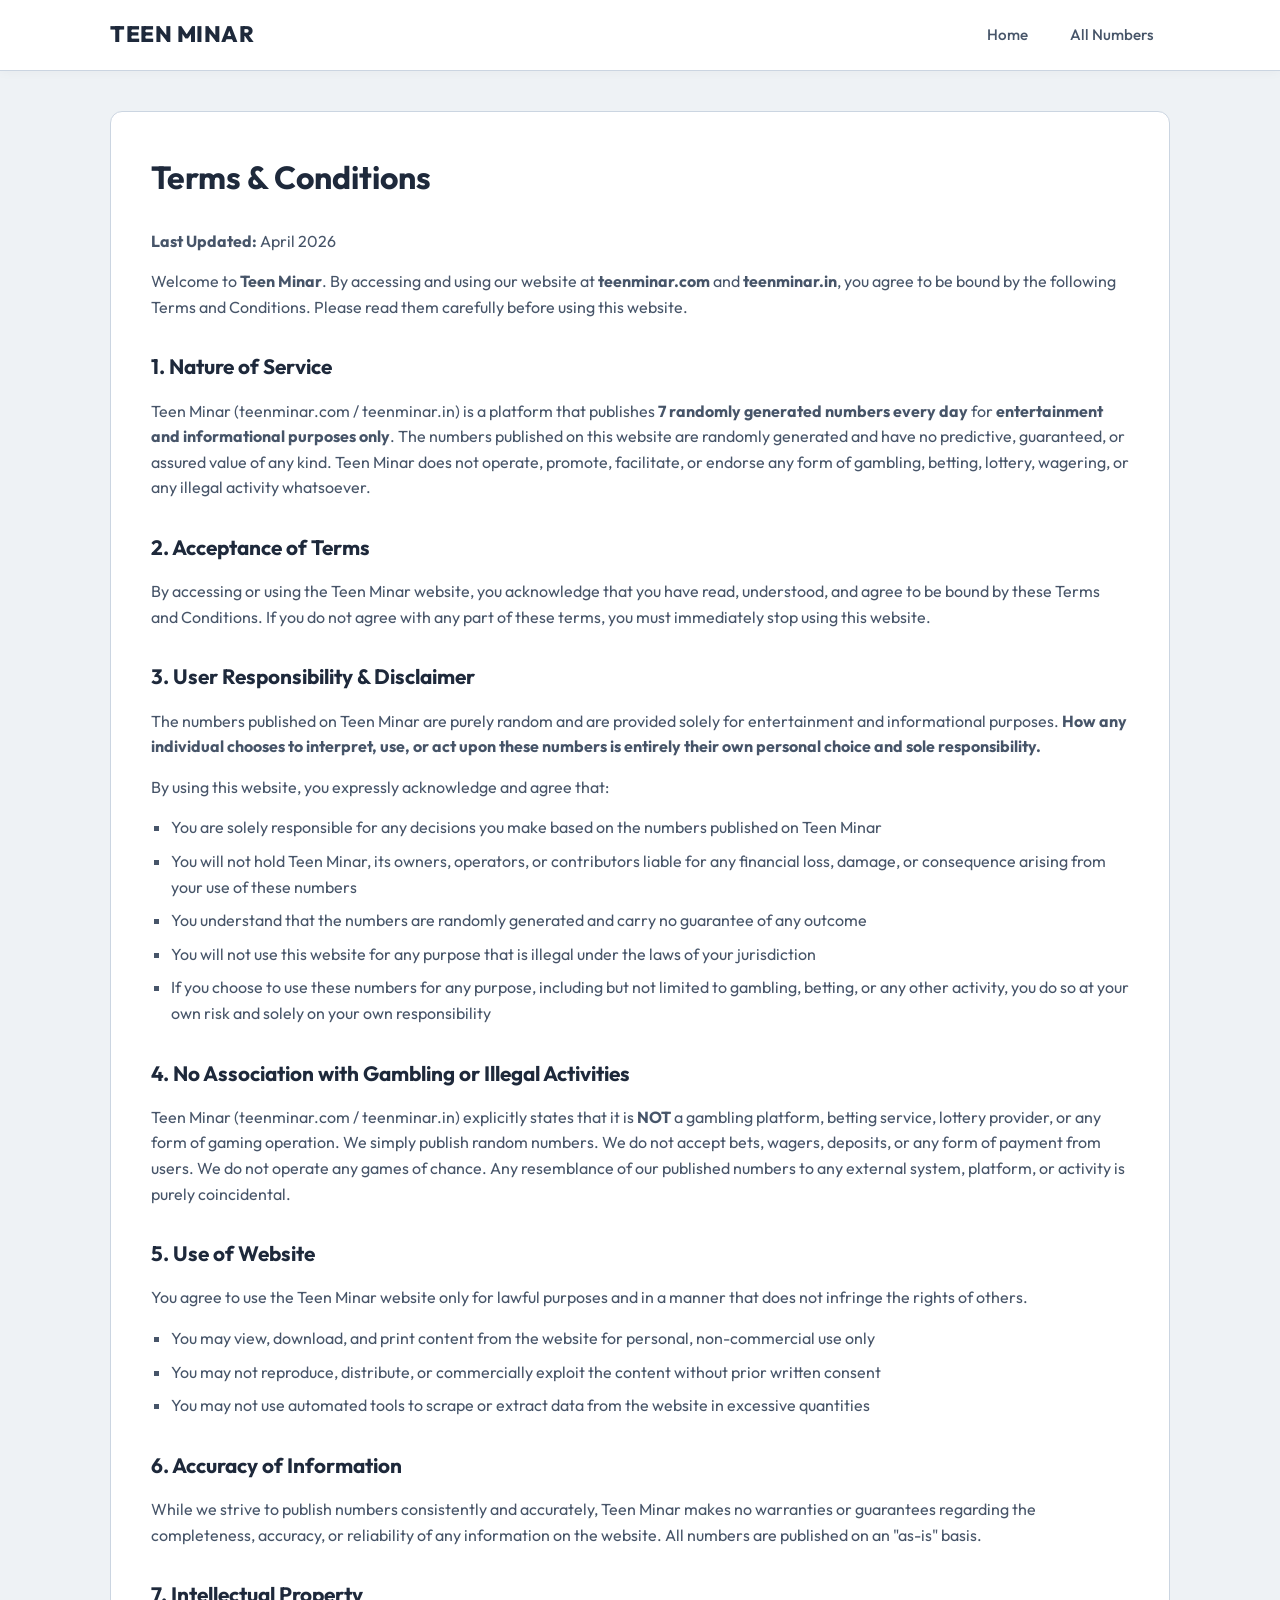
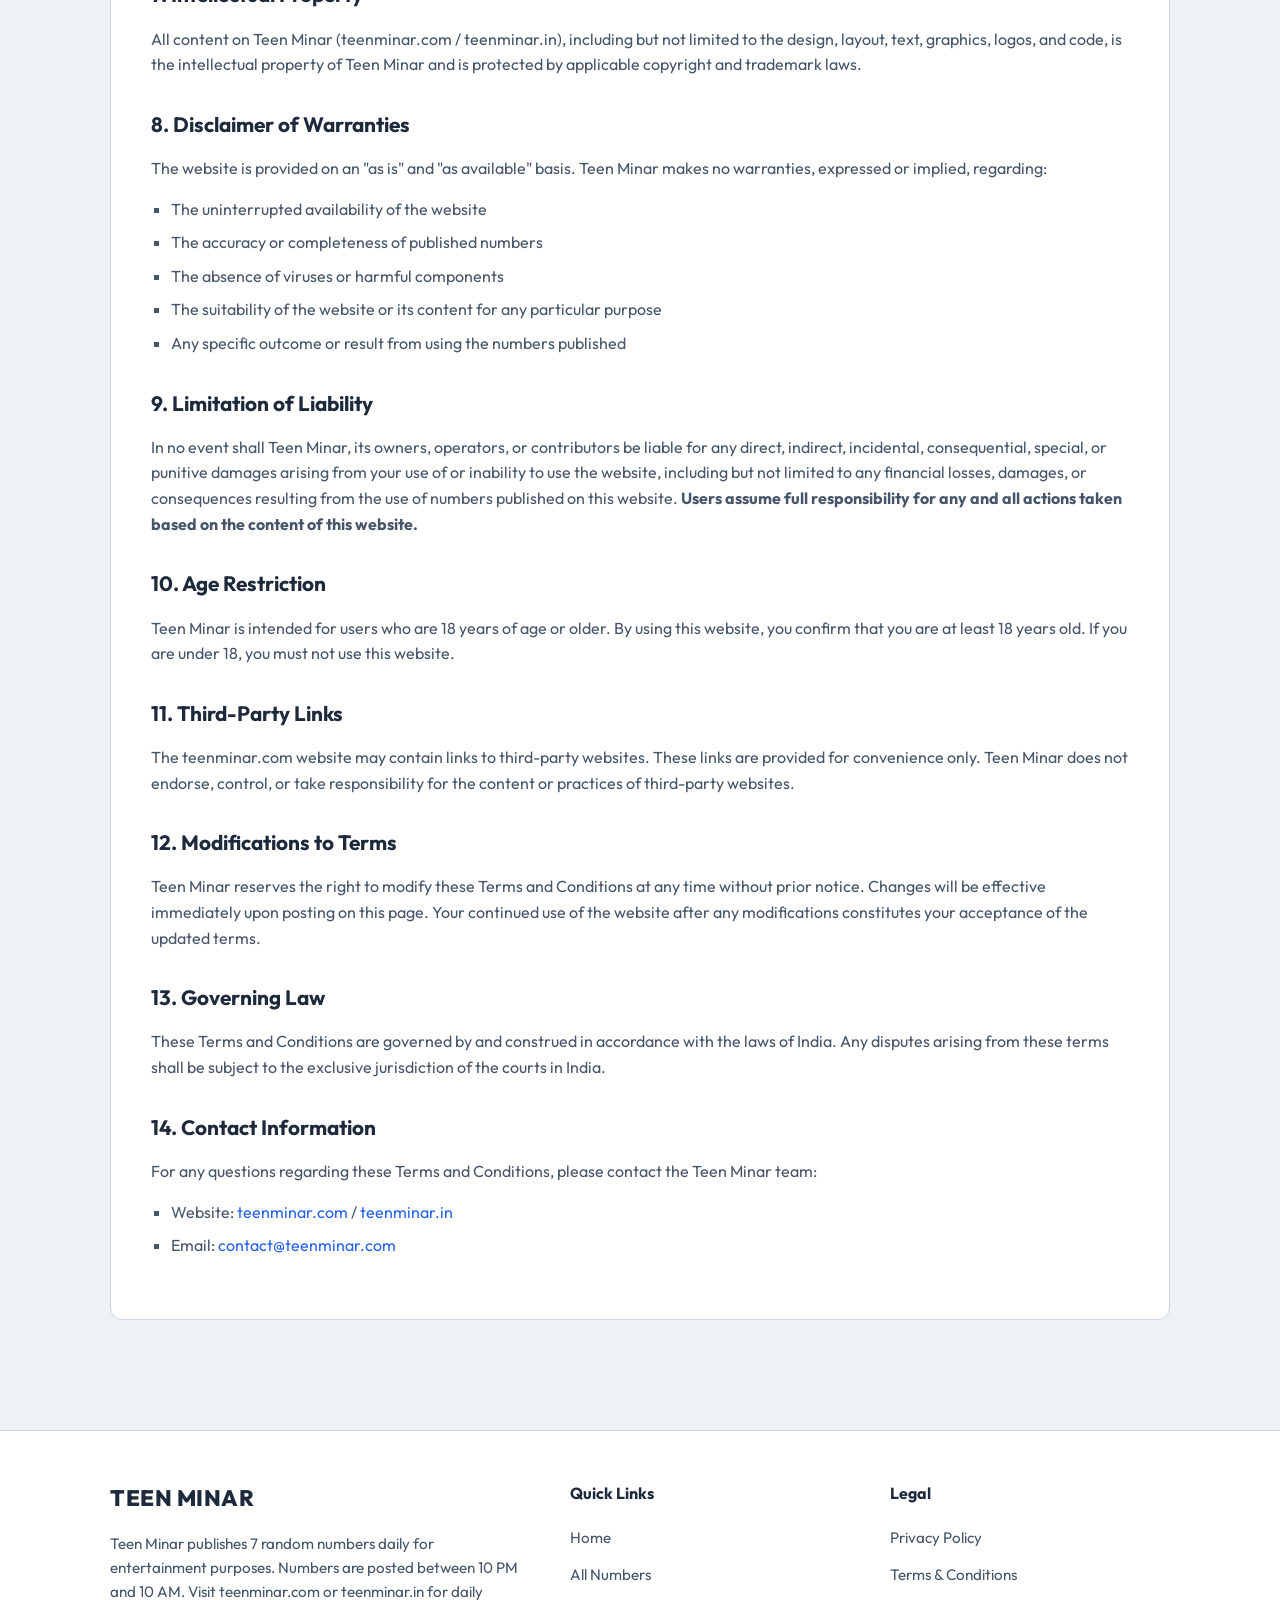
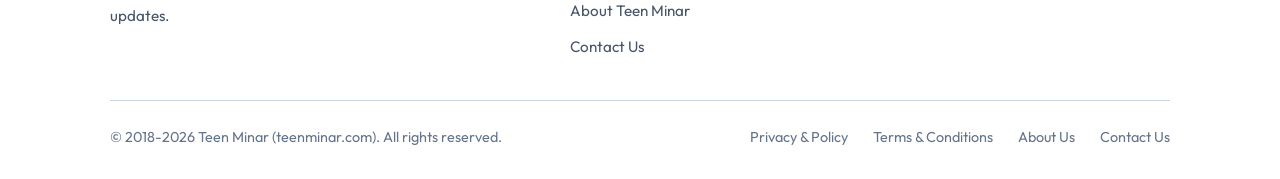
<file: terms.html>
<!DOCTYPE html>
<html lang="en">

<head>
  <meta charset="UTF-8">
  <meta name="viewport" content="width=device-width, initial-scale=1.0">
  <title>Terms &amp; Conditions - Teen Minar | teenminar.com</title>
  <meta name="description"
    content="Terms and Conditions for using the Teen Minar website (teenminar.com / teenminar.in). Teen Minar publishes 7 random numbers daily for entertainment purposes only.">
  <meta name="keywords"
    content="Teen Minar terms, teenminar terms and conditions, teenminar.com terms, teen minar disclaimer, teen minar legal">
  <meta name="robots" content="index, follow">
  <link rel="canonical" href="https://teenminar.com/terms.html">
  <link rel="stylesheet" href="css/style.css">
</head>

<body data-page="terms">

  <div class="nav-overlay"></div>

  <header class="header">
    <nav class="navbar">
      <a href="index.html" class="logo">
        <span class="logo-text">TEEN MINAR</span>
      </a>
      <div class="nav-links">
        <a href="index.html">Home</a>
        <a href="results.html">All Numbers</a>
      </div>
      <div class="hamburger">
        <span></span>
        <span></span>
        <span></span>
      </div>
    </nav>
  </header>

  <section class="page-content">
    <div class="container">
      <div class="content-card fade-in">
        <h1>Terms &amp; Conditions</h1>

        <p><strong>Last Updated:</strong> April 2026</p>

        <p>Welcome to <strong>Teen Minar</strong>. By accessing and using our website at <strong>teenminar.com</strong>
          and <strong>teenminar.in</strong>, you agree to be bound by the following Terms and Conditions. Please read
          them carefully before using this website.</p>

        <h2>1. Nature of Service</h2>
        <p>Teen Minar (teenminar.com / teenminar.in) is a platform that publishes <strong>7 randomly generated numbers every day</strong> for <strong>entertainment and informational purposes only</strong>. The numbers published on this website are randomly generated and have no predictive, guaranteed, or assured value of any kind. Teen Minar does not operate, promote, facilitate, or endorse any form of gambling, betting, lottery, wagering, or any illegal activity whatsoever.</p>

        <h2>2. Acceptance of Terms</h2>
        <p>By accessing or using the Teen Minar website, you acknowledge that you have read, understood, and agree to be
          bound by these Terms and Conditions. If you do not agree with any part of these terms, you must immediately
          stop using this website.</p>

        <h2>3. User Responsibility &amp; Disclaimer</h2>
        <p>The numbers published on Teen Minar are purely random and are provided solely for entertainment and informational purposes. <strong>How any individual chooses to interpret, use, or act upon these numbers is entirely their own personal choice and sole responsibility.</strong></p>
        <p>By using this website, you expressly acknowledge and agree that:</p>
        <ul>
          <li>You are solely responsible for any decisions you make based on the numbers published on Teen Minar</li>
          <li>You will not hold Teen Minar, its owners, operators, or contributors liable for any financial loss, damage, or consequence arising from your use of these numbers</li>
          <li>You understand that the numbers are randomly generated and carry no guarantee of any outcome</li>
          <li>You will not use this website for any purpose that is illegal under the laws of your jurisdiction</li>
          <li>If you choose to use these numbers for any purpose, including but not limited to gambling, betting, or any other activity, you do so at your own risk and solely on your own responsibility</li>
        </ul>

        <h2>4. No Association with Gambling or Illegal Activities</h2>
        <p>Teen Minar (teenminar.com / teenminar.in) explicitly states that it is <strong>NOT</strong> a gambling platform, betting service, lottery provider, or any form of gaming operation. We simply publish random numbers. We do not accept bets, wagers, deposits, or any form of payment from users. We do not operate any games of chance. Any resemblance of our published numbers to any external system, platform, or activity is purely coincidental.</p>

        <h2>5. Use of Website</h2>
        <p>You agree to use the Teen Minar website only for lawful purposes and in a manner that does not infringe the rights of others.</p>
        <ul>
          <li>You may view, download, and print content from the website for personal, non-commercial use only</li>
          <li>You may not reproduce, distribute, or commercially exploit the content without prior written consent</li>
          <li>You may not use automated tools to scrape or extract data from the website in excessive quantities</li>
        </ul>

        <h2>6. Accuracy of Information</h2>
        <p>While we strive to publish numbers consistently and accurately, Teen Minar makes no warranties or guarantees regarding the completeness, accuracy, or reliability of any information on the website. All numbers are published on an "as-is" basis.</p>

        <h2>7. Intellectual Property</h2>
        <p>All content on Teen Minar (teenminar.com / teenminar.in), including but not limited to the design, layout, text, graphics, logos, and code, is the intellectual property of Teen Minar and is protected by applicable copyright and trademark laws.</p>

        <h2>8. Disclaimer of Warranties</h2>
        <p>The website is provided on an "as is" and "as available" basis. Teen Minar makes no warranties, expressed or
          implied, regarding:</p>
        <ul>
          <li>The uninterrupted availability of the website</li>
          <li>The accuracy or completeness of published numbers</li>
          <li>The absence of viruses or harmful components</li>
          <li>The suitability of the website or its content for any particular purpose</li>
          <li>Any specific outcome or result from using the numbers published</li>
        </ul>

        <h2>9. Limitation of Liability</h2>
        <p>In no event shall Teen Minar, its owners, operators, or contributors be liable for any direct, indirect,
          incidental, consequential, special, or punitive damages arising from your use of or inability to use the website,
          including but not limited to any financial losses, damages, or consequences resulting from the use of numbers published on this website. <strong>Users assume full responsibility for any and all actions taken based on the content of this website.</strong></p>

        <h2>10. Age Restriction</h2>
        <p>Teen Minar is intended for users who are 18 years of age or older. By using this website, you confirm that you are at least 18 years old. If you are under 18, you must not use this website.</p>

        <h2>11. Third-Party Links</h2>
        <p>The teenminar.com website may contain links to third-party websites. These links are provided for convenience only. Teen
          Minar does not endorse, control, or take responsibility for the content or practices of third-party websites.</p>

        <h2>12. Modifications to Terms</h2>
        <p>Teen Minar reserves the right to modify these Terms and Conditions at any time without prior notice. Changes
          will be effective immediately upon posting on this page. Your continued use of the website after any
          modifications constitutes your acceptance of the updated terms.</p>

        <h2>13. Governing Law</h2>
        <p>These Terms and Conditions are governed by and construed in accordance with the laws of India. Any disputes
          arising from these terms shall be subject to the exclusive jurisdiction of the courts in India.</p>

        <h2>14. Contact Information</h2>
        <p>For any questions regarding these Terms and Conditions, please contact the Teen Minar team:</p>
        <ul>
          <li>Website: <a href="https://teenminar.com" style="color: var(--accent);">teenminar.com</a> / <a
              href="https://teenminar.in" style="color: var(--accent);">teenminar.in</a></li>
          <li>Email: <a href="mailto:contact@teenminar.com" style="color: var(--accent);">contact@teenminar.com</a></li>
        </ul>
      </div>
    </div>
  </section>

  <footer class="footer">
    <div class="container">
      <div class="footer-content">
        <div class="footer-brand">
          <div class="logo-text">TEEN MINAR</div>
          <p>Teen Minar publishes 7 random numbers daily for entertainment purposes. Numbers are posted between 10 PM and 10 AM. Visit teenminar.com or teenminar.in for daily updates.</p>
        </div>
        <div class="footer-section">
          <h3>Quick Links</h3>
          <div class="footer-links">
            <a href="index.html">Home</a>
            <a href="results.html">All Numbers</a>
            <a href="about.html">About Teen Minar</a>
            <a href="contact.html">Contact Us</a>
          </div>
        </div>
        <div class="footer-section">
          <h3>Legal</h3>
          <div class="footer-links">
            <a href="privacy.html">Privacy Policy</a>
            <a href="terms.html">Terms &amp; Conditions</a>
          </div>
        </div>
      </div>
      <div class="footer-bottom">
        <p>&copy; 2018-<span id="current-year"></span> Teen Minar (teenminar.com). All rights reserved.</p>
        <div class="footer-bottom-links">
          <a href="privacy.html">Privacy &amp; Policy</a>
          <a href="terms.html">Terms &amp; Conditions</a>
          <a href="about.html">About Us</a>
          <a href="contact.html">Contact Us</a>
        </div>
      </div>
    </div>
  </footer>

  <script src="js/app.js"></script>
</body>

</html>
</file>
<file: css/style.css>
/* ============================================
   TEEN MINAR - Clean Mid-Tone Theme
   (No Gradients, Solid Colors, No Neons)
   ============================================ */

@import url('https://fonts.googleapis.com/css2?family=Outfit:wght@300;400;500;600;700;800;900&display=swap');

/* ---- CSS Variables ---- */
:root {
  --bg-primary: #eef2f5;   /* Not too light, not dark = clean soft gray */
  --bg-secondary: #e2e8f0;
  --bg-card: #ffffff;
  --text-primary: #1e293b;
  --text-secondary: #475569;
  --text-muted: #64748b;
  --accent: #2563eb;       /* Single solid color (Blue) */
  --accent-light: rgba(37, 99, 235, 0.1);
  --border-color: #cbd5e1;
  --radius: 12px;
  --radius-sm: 8px;
  --transition: all 0.2s ease;
  --max-width: 1100px;
}

/* ---- Reset & Base ---- */
*, *::before, *::after {
  margin: 0;
  padding: 0;
  box-sizing: border-box;
}

html {
  scroll-behavior: smooth;
  font-size: 16px;
}

body {
  font-family: 'Outfit', sans-serif;
  background: var(--bg-primary);
  color: var(--text-primary);
  line-height: 1.6;
  min-height: 100vh;
  overflow-x: hidden;
}

a {
  text-decoration: none;
  color: inherit;
  transition: var(--transition);
}

img { max-width: 100%; }
ul, ol { list-style: none; }

/* ---- Container ---- */
.container {
  max-width: var(--max-width);
  margin: 0 auto;
  padding: 0 20px;
  position: relative;
}

/* ---- Header / Navbar ---- */
.header {
  background: var(--bg-card);
  border-bottom: 1px solid var(--border-color);
  position: sticky;
  top: 0;
  z-index: 1000;
  box-shadow: 0 2px 10px rgba(0,0,0,0.03);
}

.navbar {
  display: flex;
  align-items: center;
  justify-content: space-between;
  padding: 15px 0;
  max-width: var(--max-width);
  margin: 0 auto;
  padding-left: 20px;
  padding-right: 20px;
}

.logo {
  display: flex;
  align-items: center;
  gap: 12px;
}

.logo-icon {
  width: 40px;
  height: 40px;
  background: var(--accent);
  color: #fff;
  border-radius: var(--radius-sm);
  display: flex;
  align-items: center;
  justify-content: center;
  font-weight: 800;
  font-size: 1.2rem;
}

.logo-text {
  font-weight: 800;
  font-size: 1.4rem;
  color: var(--text-primary);
  letter-spacing: 0.5px;
}

.nav-links {
  display: flex;
  align-items: center;
  gap: 10px;
}

.nav-links a {
  padding: 8px 16px;
  border-radius: var(--radius-sm);
  font-weight: 500;
  font-size: 0.95rem;
  color: var(--text-secondary);
  transition: var(--transition);
}

.nav-links a:hover,
.nav-links a.active {
  color: var(--accent);
  background: var(--accent-light);
}

/* Mobile hamburger */
.hamburger {
  display: none;
  flex-direction: column;
  gap: 6px;
  cursor: pointer;
  z-index: 1001;
}

.hamburger span {
  width: 28px;
  height: 3px;
  background: var(--text-primary);
  border-radius: 2px;
  transition: var(--transition);
}

.hamburger.active span:nth-child(1) { transform: rotate(45deg) translate(6px, 6px); }
.hamburger.active span:nth-child(2) { opacity: 0; }
.hamburger.active span:nth-child(3) { transform: rotate(-45deg) translate(6px, -6px); }

/* ---- Hero Section ---- */
.hero {
  padding: 60px 0 40px;
  text-align: center;
}

.hero-badge {
  display: inline-block;
  padding: 8px 24px;
  background: var(--accent-light);
  color: var(--accent);
  border-radius: 50px;
  font-size: 0.85rem;
  font-weight: 600;
  margin-bottom: 20px;
}

.hero h1 {
  font-size: clamp(2rem, 5vw, 3.5rem);
  font-weight: 800;
  color: var(--text-primary);
  margin-bottom: 15px;
}

.hero p {
  font-size: 1.1rem;
  color: var(--text-secondary);
  max-width: 600px;
  margin: 0 auto 30px;
}

.hero-stats {
  display: flex;
  justify-content: center;
  gap: 40px;
  flex-wrap: wrap;
}

.stat-number {
  font-size: 2rem;
  font-weight: 700;
  color: var(--accent);
}

.stat-label {
  font-size: 0.85rem;
  color: var(--text-muted);
  text-transform: uppercase;
  font-weight: 600;
  letter-spacing: 0.5px;
}

/* ---- Section Headers ---- */
.section-header {
  text-align: center;
  margin-bottom: 30px;
}

.section-header h2 {
  font-size: clamp(1.4rem, 3vw, 1.8rem);
  font-weight: 700;
  margin-bottom: 8px;
  color: var(--text-primary);
}

.section-header p {
  color: var(--text-muted);
  font-size: 1rem;
}

/* ---- Today's Result Card ---- */
.today-result {
  margin-bottom: 50px;
}

.result-card-today {
  background: var(--bg-card);
  border: 1px solid var(--border-color);
  border-radius: var(--radius);
  padding: 40px;
  text-align: center;
  box-shadow: 0 4px 15px rgba(0,0,0,0.02);
}

.result-card-today .date-label {
  font-size: 1rem;
  color: var(--accent);
  font-weight: 700;
  text-transform: uppercase;
  letter-spacing: 1px;
  margin-bottom: 5px;
}

.result-card-today .date-value {
  font-size: 1.1rem;
  color: var(--text-secondary);
  margin-bottom: 30px;
  font-weight: 500;
}

.result-numbers {
  display: flex;
  justify-content: center;
  flex-wrap: wrap;
  gap: 10px;
  margin-bottom: 10px;
}

.result-ball {
  width: 50px;
  height: 50px;
  border-radius: 5px; /* Square with slight rounding for uniform solid look */
  display: flex;
  align-items: center;
  justify-content: center;
  font-weight: 700;
  font-size: 1.1rem;
  background: var(--accent);
  color: #fff;
  transition: transform 0.2s ease;
}

.result-ball:hover {
  transform: translateY(-3px);
}

.no-result-msg {
  color: var(--text-muted);
  font-size: 1rem;
  padding: 20px;
}

/* ---- Results Table ---- */
.results-table-wrapper {
  background: var(--bg-card);
  border: 1px solid var(--border-color);
  border-radius: var(--radius);
  overflow: hidden;
  box-shadow: 0 4px 15px rgba(0,0,0,0.02);
}

.results-table {
  width: 100%;
  border-collapse: collapse;
}

.results-table thead th {
  background: var(--bg-secondary);
  padding: 15px 20px;
  text-align: left;
  font-size: 0.85rem;
  font-weight: 700;
  color: var(--text-secondary);
  text-transform: uppercase;
  border-bottom: 1px solid var(--border-color);
}

.results-table tbody tr {
  border-bottom: 1px solid var(--border-color);
}

.results-table tbody tr:last-child {
  border-bottom: none;
}

.results-table tbody tr:hover {
  background: var(--bg-primary);
}

.results-table tbody tr.today-row {
  background: var(--accent-light);
}

.results-table tbody td {
  padding: 15px 20px;
}

.results-table .date-col {
  font-weight: 600;
  color: var(--text-primary);
  white-space: nowrap;
}

.results-table .day-col {
  color: var(--text-muted);
  font-size: 0.9rem;
}

.results-table .numbers-col {
  display: flex;
  flex-wrap: wrap;
  gap: 6px;
}

.mini-ball {
  width: 32px;
  height: 32px;
  border-radius: 4px;
  display: inline-flex;
  align-items: center;
  justify-content: center;
  font-weight: 600;
  font-size: 0.85rem;
  background: var(--accent-light);
  color: var(--accent);
  border: 1px solid rgba(37, 99, 235, 0.2);
}

/* ---- Selectors ---- */
.selectors {
  display: flex;
  flex-wrap: wrap;
  gap: 15px;
  margin-bottom: 30px;
  justify-content: center;
}

.selector-group {
  display: flex;
  flex-wrap: wrap;
  gap: 8px;
  align-items: center;
}

.selector-label {
  font-size: 0.85rem;
  color: var(--text-muted);
  font-weight: 600;
  letter-spacing: 0.5px;
}

.selector-btn {
  padding: 8px 18px;
  border: 1px solid var(--border-color);
  border-radius: var(--radius-sm);
  background: var(--bg-card);
  color: var(--text-secondary);
  font-family: inherit;
  font-size: 0.9rem;
  font-weight: 500;
  cursor: pointer;
  transition: var(--transition);
}

.selector-btn:hover {
  background: var(--bg-secondary);
}

.selector-btn.active {
  background: var(--accent);
  color: #fff;
  border-color: var(--accent);
}

/* ---- Details Pages ---- */
.page-content {
  padding: 40px 0 60px;
}

.content-card {
  background: var(--bg-card);
  border: 1px solid var(--border-color);
  border-radius: var(--radius);
  padding: 40px;
}

.content-card h1 {
  font-size: 2rem;
  color: var(--text-primary);
  margin-bottom: 25px;
}

.content-card h2 {
  font-size: 1.3rem;
  color: var(--text-primary);
  margin: 30px 0 15px;
}

.content-card p {
  color: var(--text-secondary);
  margin-bottom: 15px;
}

.content-card ul {
  padding-left: 20px;
  margin-bottom: 20px;
}

.content-card ul li {
  color: var(--text-secondary);
  margin-bottom: 8px;
  list-style-type: square;
}

/* ---- Contact Info ---- */
.contact-info {
  display: grid;
  grid-template-columns: repeat(auto-fit, minmax(280px, 1fr));
  gap: 20px;
  margin-top: 30px;
}

.contact-item {
  background: var(--bg-primary);
  border: 1px solid var(--border-color);
  border-radius: var(--radius);
  padding: 30px;
  text-align: center;
}

.contact-item h3 {
  color: var(--text-primary);
  font-size: 1.1rem;
  margin-bottom: 10px;
}

.contact-item p {
  color: var(--text-secondary);
}

/* ---- Footer ---- */
.footer {
  background: #ffffff;
  border-top: 1px solid var(--border-color);
  padding: 50px 0 30px;
  margin-top: 50px;
}

.footer-content {
  display: grid;
  grid-template-columns: 1.5fr 1fr 1fr;
  gap: 40px;
  margin-bottom: 40px;
}

.footer-brand .logo-text {
  margin-bottom: 15px;
}

.footer-brand p {
  color: var(--text-secondary);
  font-size: 0.95rem;
}

.footer-section h3 {
  font-size: 1rem;
  color: var(--text-primary);
  font-weight: 700;
  margin-bottom: 20px;
}

.footer-links {
  display: flex;
  flex-direction: column;
  gap: 12px;
}

.footer-links a {
  color: var(--text-secondary);
  font-size: 0.95rem;
}

.footer-links a:hover {
  color: var(--accent);
}

.footer-bottom {
  border-top: 1px solid var(--border-color);
  padding-top: 25px;
  display: flex;
  justify-content: space-between;
  align-items: center;
  flex-wrap: wrap;
  gap: 15px;
}

.footer-bottom p {
  color: var(--text-muted);
  font-size: 0.9rem;
}

.footer-bottom-links {
  display: flex;
  gap: 25px;
}

.footer-bottom-links a {
  color: var(--text-muted);
  font-size: 0.9rem;
}

.footer-bottom-links a:hover {
  color: var(--accent);
}

/* ---- Responsive ---- */
@media (max-width: 768px) {
  .hamburger {
    display: flex;
  }

  .nav-links {
    display: none;
    position: fixed;
    top: 70px; /* Below header */
    left: 0;
    width: 100%;
    background: var(--bg-card);
    flex-direction: column;
    padding: 20px;
    border-bottom: 1px solid var(--border-color);
    box-shadow: 0 4px 6px rgba(0,0,0,0.05);
  }

  .nav-links.open {
    display: flex;
  }

  .footer-content {
    grid-template-columns: 1fr;
  }

  .footer-bottom {
    flex-direction: column;
    text-align: center;
  }
}

@media (max-width: 480px) {
  .results-table td {
    padding: 10px;
  }
  .mini-ball {
    width: 28px;
    height: 28px;
    font-size: 0.8rem;
  }
}

/* ---- Misc ---- */
.loading {
  text-align: center;
  padding: 50px;
  color: var(--text-muted);
  font-size: 1.1rem;
}

.month-tabs {
  display: flex;
  justify-content: center;
  flex-wrap: wrap;
  gap: 8px;
  margin-bottom: 30px;
}

.month-tab {
  padding: 8px 16px;
  background: var(--bg-card);
  border: 1px solid var(--border-color);
  border-radius: var(--radius-xs);
  color: var(--text-secondary);
  font-size: 0.9rem;
  font-weight: 500;
  cursor: pointer;
}

.month-tab:hover {
  background: var(--bg-secondary);
}

.month-tab.active {
  background: var(--accent-light);
  color: var(--accent);
  border-color: var(--accent);
  font-weight: 600;
}

.quick-years {
  display: flex;
  justify-content: center;
  flex-wrap: wrap;
  gap: 10px;
}

.quick-year-btn {
  padding: 10px 20px;
  background: var(--bg-card);
  border: 1px solid var(--border-color);
  border-radius: var(--radius-sm);
  color: var(--text-primary);
  font-weight: 600;
  cursor: pointer;
}

.quick-year-btn:hover {
  background: var(--bg-secondary);
}

.page-hero {
  padding: 40px 0;
  text-align: center;
}

.page-hero h1 {
  font-size: clamp(1.8rem, 4vw, 2.5rem);
  font-weight: 800;
  color: var(--text-primary);
  margin-bottom: 10px;
}

.page-hero p {
  color: var(--text-secondary);
  font-size: 1.1rem;
}
</file>
